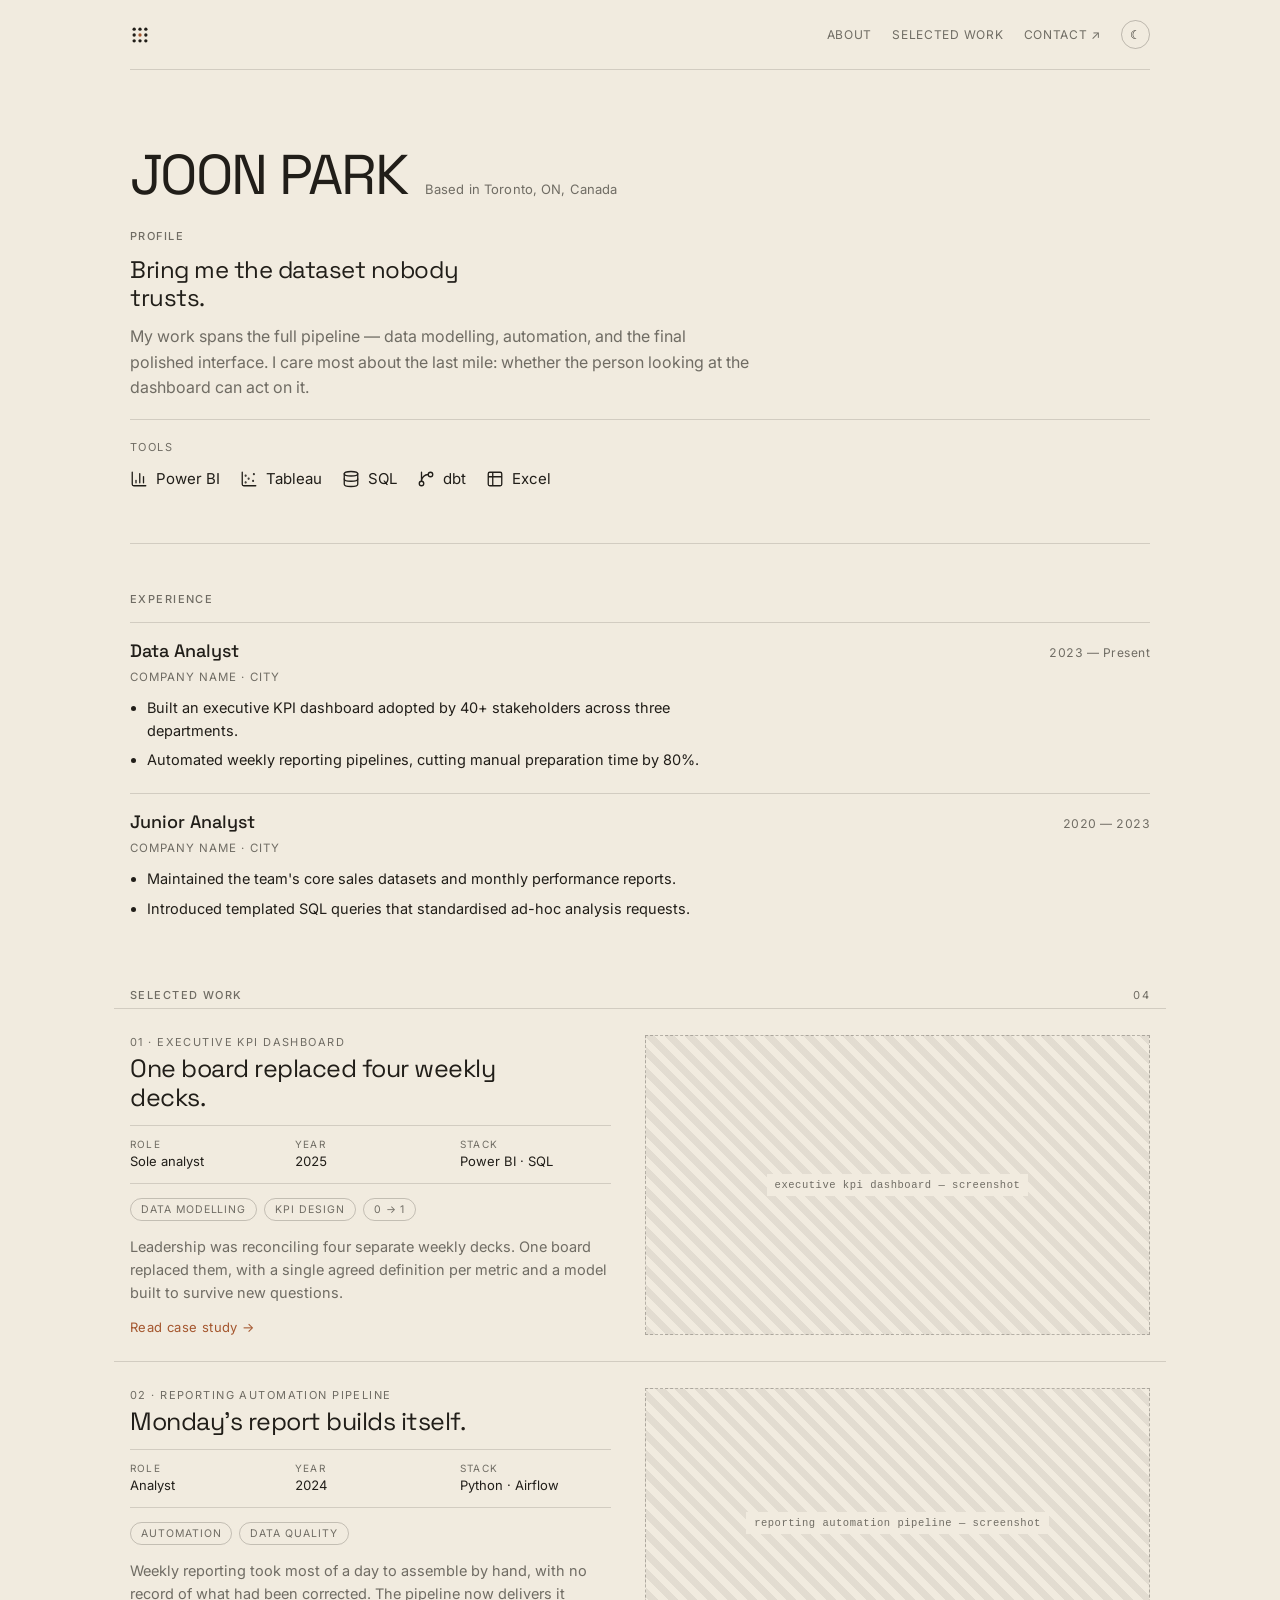
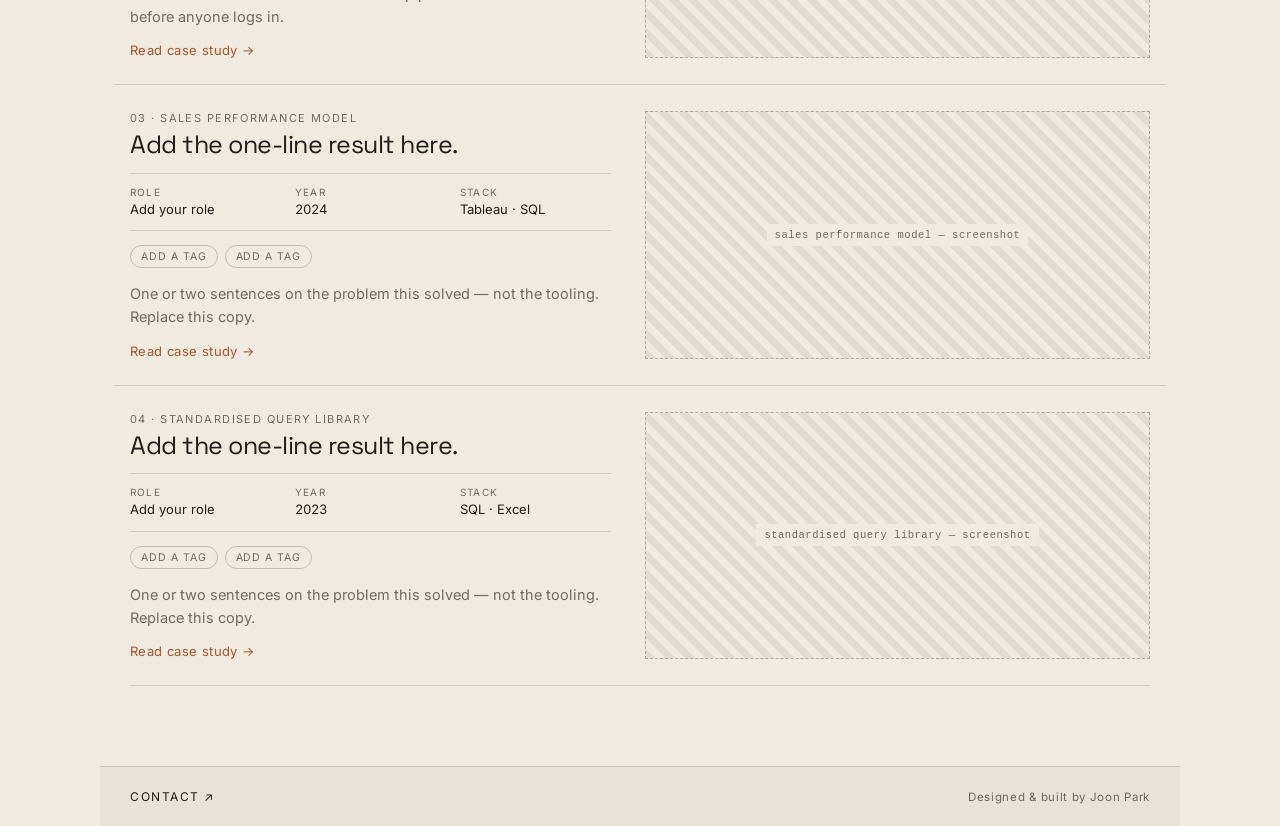
<file: index.html>
<!DOCTYPE html>
<html lang="en">

<head>
  <meta charset="UTF-8">
  <meta name="viewport" content="width=device-width, initial-scale=1.0">
  <title>Joon Park</title>
  <meta name="description" content="Joon Park — Portfolio, analytics work.">
  <link rel="icon"
    href="data:image/svg+xml,%3Csvg xmlns='http://www.w3.org/2000/svg' width='64' height='64'%3E%3Crect width='64' height='64' fill='%23f1ebdf'/%3E%3Crect x='9' y='9' width='46' height='46' fill='none' stroke='%23211e19' stroke-width='2'/%3E%3Crect x='22' y='22' width='20' height='20' fill='%23a4562e'/%3E%3C/svg%3E">
  <link rel="preconnect" href="https://fonts.googleapis.com">
  <link rel="preconnect" href="https://fonts.gstatic.com" crossorigin>
  <link
    href="https://fonts.googleapis.com/css2?family=Space+Grotesk:wght@400;500&family=Inter:wght@400;500&display=swap"
    rel="stylesheet">
  <link rel="stylesheet" href="css/style.css?v=24">
  <!-- Runs before first paint so the stored theme never flashes. -->
  <script>
    (function () {
      var t = null;
      try { t = localStorage.getItem("jpp-theme"); } catch (e) { }
      if (!t) {
        t = window.matchMedia && window.matchMedia("(prefers-color-scheme: dark)").matches
          ? "dark" : "light";
      }
      document.documentElement.setAttribute("data-th", t);
    })();
  </script>
</head>

<body>

  <a class="skip" href="#main">Skip to content</a>

  <div class="wrap">

    <header class="site-head bound">
      <a class="brand" href="index.html" aria-label="Joon Park — home">
        <!-- 3x3 dot grid. Dots inherit the ink via currentColor so the mark
             themes itself; the centre dot picks up the terracotta accent. -->
        <svg viewBox="0 0 24 24" aria-hidden="true">
          <circle cx="5" cy="5" r="2" /> <circle cx="12" cy="5" r="2" /> <circle cx="19" cy="5" r="2" />
          <circle cx="5" cy="12" r="2" /> <circle class="brand-core" cx="12" cy="12" r="2" /> <circle cx="19" cy="12" r="2" />
          <circle cx="5" cy="19" r="2" /> <circle cx="12" cy="19" r="2" /> <circle cx="19" cy="19" r="2" />
        </svg>
      </a>
      <nav class="site-nav">
        <a class="nav-link" href="#about">About</a>
        <a class="nav-link" href="#work">Selected Work</a>
        <a class="nav-link mail" href="#contact" data-u="jppk.park" data-d="gmail.com">Contact&nbsp;&#8599;</a>
        <button class="theme-toggle" id="themeToggle" type="button" aria-label="Switch to dark theme"
          title="Switch to dark theme">&#9790;</button>
      </nav>
    </header>

    <main id="main" class="bound">

      <!-- ============ HERO ============ -->
      <section class="hero">
        <div class="hero-stack">
          <div class="hero-id">
            <h1 class="hero-name">Joon&nbsp;Park</h1>
            <p class="hero-loc">Based in Toronto, ON, Canada</p>
          </div>

          <div class="profile">
            <h2 class="label">Profile</h2>
            <p class="statement">Bring me the dataset nobody trusts.</p>
            <p class="para">My work spans the full pipeline &mdash; data modelling, automation, and
              the final polished interface. I care most about the last mile: whether the person
              looking at the dashboard can act on it.</p>

            <div class="meta-block">
              <span class="eyebrow">Tools</span>
              <!-- Icons: Lucide (ISC). Each keeps stroke="currentColor" so it
                 renders in ink and follows the light/dark theme. -->
              <div class="tools">
                <span class="tool">
                  <svg viewBox="0 0 24 24" fill="none" stroke="currentColor" stroke-linecap="round"
                    stroke-linejoin="round" aria-hidden="true">
                    <path d="M3 3v16a2 2 0 0 0 2 2h16" />
                    <path d="M18 17V9" />
                    <path d="M13 17V5" />
                    <path d="M8 17v-3" />
                  </svg>Power BI</span>

                <span class="tool">
                  <svg viewBox="0 0 24 24" fill="none" stroke="currentColor" stroke-linecap="round"
                    stroke-linejoin="round" aria-hidden="true">
                    <circle cx="7.5" cy="7.5" r=".5" fill="currentColor" />
                    <circle cx="18.5" cy="5.5" r=".5" fill="currentColor" />
                    <circle cx="11.5" cy="11.5" r=".5" fill="currentColor" />
                    <circle cx="7.5" cy="16.5" r=".5" fill="currentColor" />
                    <circle cx="17.5" cy="14.5" r=".5" fill="currentColor" />
                    <path d="M3 3v16a2 2 0 0 0 2 2h16" />
                  </svg>Tableau</span>

                <span class="tool">
                  <svg viewBox="0 0 24 24" fill="none" stroke="currentColor" stroke-linecap="round"
                    stroke-linejoin="round" aria-hidden="true">
                    <ellipse cx="12" cy="5" rx="9" ry="3" />
                    <path d="M3 5V19A9 3 0 0 0 21 19V5" />
                    <path d="M3 12A9 3 0 0 0 21 12" />
                  </svg>SQL</span>

                <span class="tool">
                  <svg viewBox="0 0 24 24" fill="none" stroke="currentColor" stroke-linecap="round"
                    stroke-linejoin="round" aria-hidden="true">
                    <path d="M15 6a9 9 0 0 0-9 9V3" />
                    <circle cx="18" cy="6" r="3" />
                    <circle cx="6" cy="18" r="3" />
                  </svg>dbt</span>

                <span class="tool">
                  <svg viewBox="0 0 24 24" fill="none" stroke="currentColor" stroke-linecap="round"
                    stroke-linejoin="round" aria-hidden="true">
                    <path
                      d="M9 3H5a2 2 0 0 0-2 2v4m6-6h10a2 2 0 0 1 2 2v4M9 3v18m0 0h10a2 2 0 0 0 2-2V9M9 21H5a2 2 0 0 1-2-2V9m0 0h18" />
                  </svg>Excel</span>
              </div>
            </div>
          </div>
        </div>
      </section>

      <!-- ============ ABOUT / EXPERIENCE ============ -->
      <section class="about" id="about">
        <div class="about-stack">
          <h2 class="label">Experience</h2>

          <div class="roles">
            <div class="role">
              <div class="role-head">
                <h3 class="role-title">Data Analyst</h3>
                <span class="role-dates num">2023 &mdash; Present</span>
              </div>
              <p class="role-org">Company Name &middot; City</p>
              <ul class="role-list">
                <li>Built an executive KPI dashboard adopted by 40+ stakeholders across three departments.</li>
                <li>Automated weekly reporting pipelines, cutting manual preparation time by 80%.</li>
              </ul>
            </div>

            <div class="role">
              <div class="role-head">
                <h3 class="role-title">Junior Analyst</h3>
                <span class="role-dates num">2020 &mdash; 2023</span>
              </div>
              <p class="role-org">Company Name &middot; City</p>
              <ul class="role-list">
                <li>Maintained the team's core sales datasets and monthly performance reports.</li>
                <li>Introduced templated SQL queries that standardised ad-hoc analysis requests.</li>
              </ul>
            </div>
          </div>
        </div>
      </section>

      <!-- ============ SELECTED WORK ============ -->
      <section class="work-sec" id="work">
        <div class="sec-head">
          <h2 class="label">Selected Work</h2>
          <span class="sec-count num">04</span>
        </div>

        <a class="work" href="work/kpi-dashboard.html">
          <div class="work-grid">
            <div class="ph ph-shot">
              <span class="chip">executive kpi dashboard &mdash; screenshot</span>
            </div>
            <div class="work-text">
              <div class="work-head">
                <span class="eyebrow">01 &middot; Executive KPI dashboard</span>
                <span class="work-headline">One board replaced four weekly decks.</span>
              </div>
              <div class="facts3">
                <div class="fact"><span class="fact-k">Role</span><span class="fact-v">Sole analyst</span></div>
                <div class="fact"><span class="fact-k">Year</span><span class="fact-v num">2025</span></div>
                <div class="fact"><span class="fact-k">Stack</span><span class="fact-v">Power BI &middot; SQL</span>
                </div>
              </div>
              <div class="tags">
                <span class="tag">Data modelling</span>
                <span class="tag">KPI design</span>
                <span class="tag">0 &rarr; 1</span>
              </div>
              <p class="work-blurb">Leadership was reconciling four separate weekly decks. One board
                replaced them, with a single agreed definition per metric and a model built to
                survive new questions.</p>
              <span class="work-cta">Read case study&nbsp;<i class="arrow">&#8594;</i></span>
            </div>
          </div>
        </a>

        <a class="work" href="work/reporting-automation.html">
          <div class="work-grid">
            <div class="ph ph-shot">
              <span class="chip">reporting automation pipeline &mdash; screenshot</span>
            </div>
            <div class="work-text">
              <div class="work-head">
                <span class="eyebrow">02 &middot; Reporting automation pipeline</span>
                <span class="work-headline">Monday's report builds itself.</span>
              </div>
              <div class="facts3">
                <div class="fact"><span class="fact-k">Role</span><span class="fact-v">Analyst</span></div>
                <div class="fact"><span class="fact-k">Year</span><span class="fact-v num">2024</span></div>
                <div class="fact"><span class="fact-k">Stack</span><span class="fact-v">Python &middot; Airflow</span>
                </div>
              </div>
              <div class="tags">
                <span class="tag">Automation</span>
                <span class="tag">Data quality</span>
              </div>
              <p class="work-blurb">Weekly reporting took most of a day to assemble by hand, with no
                record of what had been corrected. The pipeline now delivers it before anyone logs in.</p>
              <span class="work-cta">Read case study&nbsp;<i class="arrow">&#8594;</i></span>
            </div>
          </div>
        </a>

        <a class="work" href="work/sales-performance.html">
          <div class="work-grid">
            <div class="ph ph-shot">
              <span class="chip">sales performance model &mdash; screenshot</span>
            </div>
            <div class="work-text">
              <div class="work-head">
                <span class="eyebrow">03 &middot; Sales performance model</span>
                <span class="work-headline">Add the one-line result here.</span>
              </div>
              <div class="facts3">
                <div class="fact"><span class="fact-k">Role</span><span class="fact-v">Add your role</span></div>
                <div class="fact"><span class="fact-k">Year</span><span class="fact-v num">2024</span></div>
                <div class="fact"><span class="fact-k">Stack</span><span class="fact-v">Tableau &middot; SQL</span>
                </div>
              </div>
              <div class="tags">
                <span class="tag">Add a tag</span>
                <span class="tag">Add a tag</span>
              </div>
              <p class="work-blurb">One or two sentences on the problem this solved &mdash; not the
                tooling. Replace this copy.</p>
              <span class="work-cta">Read case study&nbsp;<i class="arrow">&#8594;</i></span>
            </div>
          </div>
        </a>

        <a class="work" href="work/query-library.html">
          <div class="work-grid">
            <div class="ph ph-shot">
              <span class="chip">standardised query library &mdash; screenshot</span>
            </div>
            <div class="work-text">
              <div class="work-head">
                <span class="eyebrow">04 &middot; Standardised query library</span>
                <span class="work-headline">Add the one-line result here.</span>
              </div>
              <div class="facts3">
                <div class="fact"><span class="fact-k">Role</span><span class="fact-v">Add your role</span></div>
                <div class="fact"><span class="fact-k">Year</span><span class="fact-v num">2023</span></div>
                <div class="fact"><span class="fact-k">Stack</span><span class="fact-v">SQL &middot; Excel</span></div>
              </div>
              <div class="tags">
                <span class="tag">Add a tag</span>
                <span class="tag">Add a tag</span>
              </div>
              <p class="work-blurb">One or two sentences on the problem this solved &mdash; not the
                tooling. Replace this copy.</p>
              <span class="work-cta">Read case study&nbsp;<i class="arrow">&#8594;</i></span>
            </div>
          </div>
        </a>

        <div class="work-end"></div>
      </section>

      <!-- ============ CONTACT ============ -->
      <section class="panel panel-thin" id="contact">
        <div class="panel-inner">
          <!-- The address is never written out. js/main.js builds the mailto
               from the split data-u / data-d attributes when the page loads. -->
          <div class="contact-row">
            <a class="contact-cta mail" href="#contact"
               data-u="jppk.park" data-d="gmail.com">Contact&nbsp;&#8599;</a>
            <span class="credit">Designed &amp; built by Joon Park</span>
          </div>

          <noscript>
            <p class="para">Email me at jppk.park (at) gmail (dot) com</p>
          </noscript>
        </div>
      </section>

    </main>

  </div>

  <script src="js/main.js?v=24"></script>
</body>

</html>
</file>
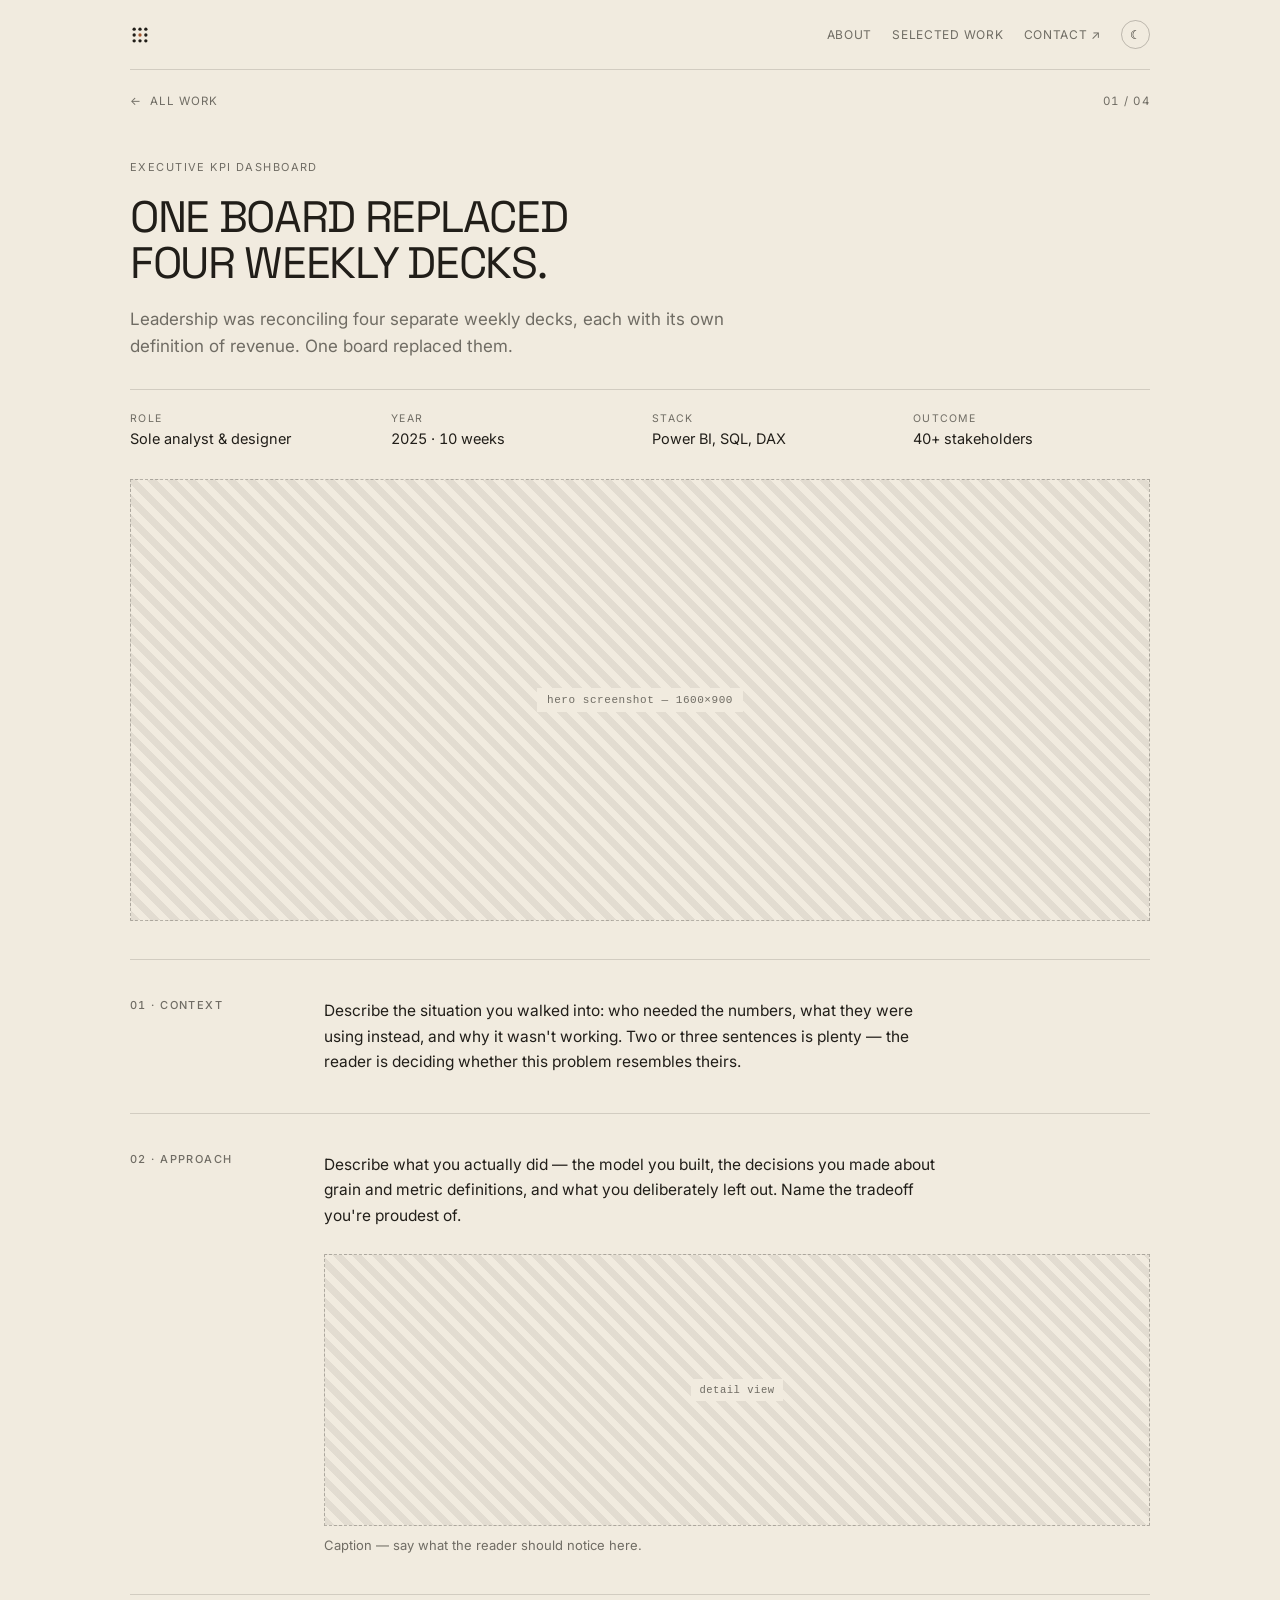
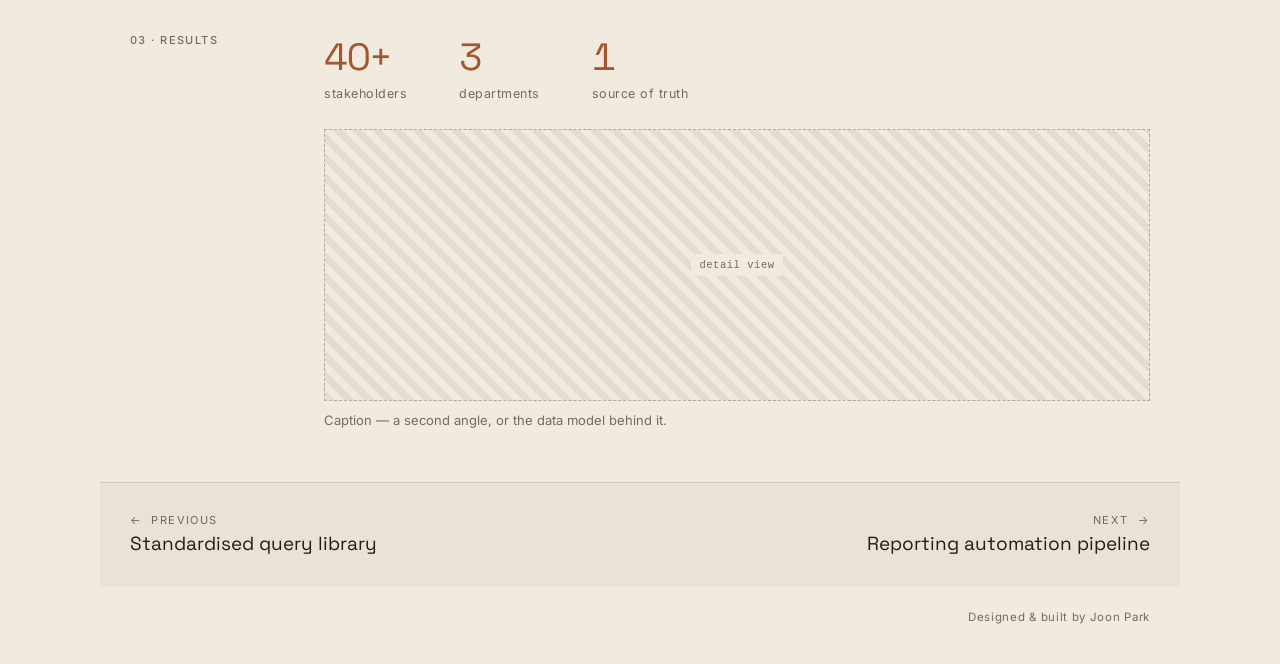
<file: work/kpi-dashboard.html>
<!DOCTYPE html>
<html lang="en">
<head>
  <meta charset="UTF-8">
  <meta name="viewport" content="width=device-width, initial-scale=1.0">
  <title>Executive KPI dashboard — Joon Park</title>
  <meta name="description" content="One board replaced four weekly decks — an executive KPI dashboard built in Power BI.">
  <link rel="icon" href="data:image/svg+xml,%3Csvg xmlns='http://www.w3.org/2000/svg' width='64' height='64'%3E%3Crect width='64' height='64' fill='%23f1ebdf'/%3E%3Crect x='9' y='9' width='46' height='46' fill='none' stroke='%23211e19' stroke-width='2'/%3E%3Crect x='22' y='22' width='20' height='20' fill='%23a4562e'/%3E%3C/svg%3E">
  <link rel="preconnect" href="https://fonts.googleapis.com">
  <link rel="preconnect" href="https://fonts.gstatic.com" crossorigin>
  <link href="https://fonts.googleapis.com/css2?family=Space+Grotesk:wght@400;500&family=Inter:wght@400;500&display=swap" rel="stylesheet">
  <link rel="stylesheet" href="../css/style.css?v=24">
  <script>
    (function () {
      var t = null;
      try { t = localStorage.getItem("jpp-theme"); } catch (e) {}
      if (!t) {
        t = window.matchMedia && window.matchMedia("(prefers-color-scheme: dark)").matches
          ? "dark" : "light";
      }
      document.documentElement.setAttribute("data-th", t);
    })();
  </script>
</head>
<body>

<a class="skip" href="#main">Skip to content</a>

<div class="wrap">

  <header class="site-head bound">
    <a class="brand" href="../index.html" aria-label="Joon Park — home">
      <!-- 3x3 dot grid. Dots inherit the ink via currentColor so the mark
           themes itself; the centre dot picks up the terracotta accent. -->
      <svg viewBox="0 0 24 24" aria-hidden="true">
        <circle cx="5" cy="5" r="2" /> <circle cx="12" cy="5" r="2" /> <circle cx="19" cy="5" r="2" />
        <circle cx="5" cy="12" r="2" /> <circle class="brand-core" cx="12" cy="12" r="2" /> <circle cx="19" cy="12" r="2" />
        <circle cx="5" cy="19" r="2" /> <circle cx="12" cy="19" r="2" /> <circle cx="19" cy="19" r="2" />
      </svg>
    </a>
    <nav class="site-nav">
      <a class="nav-link" href="../index.html#about">About</a>
      <a class="nav-link" href="../index.html#work">Selected Work</a>
      <a class="nav-link mail" href="../index.html#contact" data-u="jppk.park" data-d="gmail.com">Contact&nbsp;&#8599;</a>
      <button class="theme-toggle" id="themeToggle" type="button"
              aria-label="Switch to dark theme" title="Switch to dark theme">&#9790;</button>
    </nav>
  </header>

  <main id="main" class="bound">
    <article>

      <div class="cs-top">
        <a class="cs-back" href="../index.html#work">&#8592;&nbsp; All work</a>
        <span class="cs-counter num">01 / 04</span>
      </div>

      <header class="cs-head">
        <span class="eyebrow">Executive KPI dashboard</span>
        <h1 class="cs-title">One board replaced four weekly decks.</h1>
        <p class="cs-lede">Leadership was reconciling four separate weekly decks, each with its own
          definition of revenue. One board replaced them.</p>
      </header>

      <div class="facts4">
        <div class="fact"><span class="fact-k">Role</span><span class="fact-v num">Sole analyst &amp; designer</span></div>
        <div class="fact"><span class="fact-k">Year</span><span class="fact-v num">2025 &middot; 10 weeks</span></div>
        <div class="fact"><span class="fact-k">Stack</span><span class="fact-v num">Power BI, SQL, DAX</span></div>
        <div class="fact"><span class="fact-k">Outcome</span><span class="fact-v num">40+ stakeholders</span></div>
      </div>

      <div class="ph ph-hero">
        <span class="chip">hero screenshot &mdash; 1600&times;900</span>
      </div>

      <section class="cs-row">
        <h2 class="label num">01 &middot; Context</h2>
        <p class="cs-para">Describe the situation you walked into: who needed the numbers, what they
          were using instead, and why it wasn't working. Two or three sentences is plenty &mdash;
          the reader is deciding whether this problem resembles theirs.</p>
      </section>

      <section class="cs-row">
        <h2 class="label num">02 &middot; Approach</h2>
        <div class="cs-body">
          <p class="cs-para">Describe what you actually did &mdash; the model you built, the
            decisions you made about grain and metric definitions, and what you deliberately left
            out. Name the tradeoff you're proudest of.</p>
          <figure class="figure">
            <div class="ph ph-detail"><span class="chip">detail view</span></div>
            <figcaption>Caption &mdash; say what the reader should notice here.</figcaption>
          </figure>
        </div>
      </section>

      <section class="cs-row">
        <h2 class="label num">03 &middot; Results</h2>
        <div class="cs-results">
          <div class="stats">
            <div class="stat"><span class="stat-n num">40+</span><span class="stat-k">stakeholders</span></div>
            <div class="stat"><span class="stat-n num">3</span><span class="stat-k">departments</span></div>
            <div class="stat"><span class="stat-n num">1</span><span class="stat-k">source of truth</span></div>
          </div>
          <figure class="figure">
            <div class="ph ph-detail"><span class="chip">detail view</span></div>
            <figcaption>Caption &mdash; a second angle, or the data model behind it.</figcaption>
          </figure>
        </div>
      </section>

      <nav class="panel cs-nav">
        <div class="panel-inner">
          <a class="cs-step" href="query-library.html">
            <span class="eyebrow">&#8592;&nbsp; Previous</span>
            <span class="cs-step-title">Standardised query library</span>
          </a>
          <a class="cs-step cs-step-next" href="reporting-automation.html">
            <span class="eyebrow">Next&nbsp; &#8594;</span>
            <span class="cs-step-title">Reporting automation pipeline</span>
          </a>
        </div>
      </nav>

    </article>
  </main>

  <footer class="site-foot bound">
    <span>Designed &amp; built by Joon Park</span>
  </footer>

</div>

<script src="../js/main.js?v=24"></script>
</body>
</html>
</file>
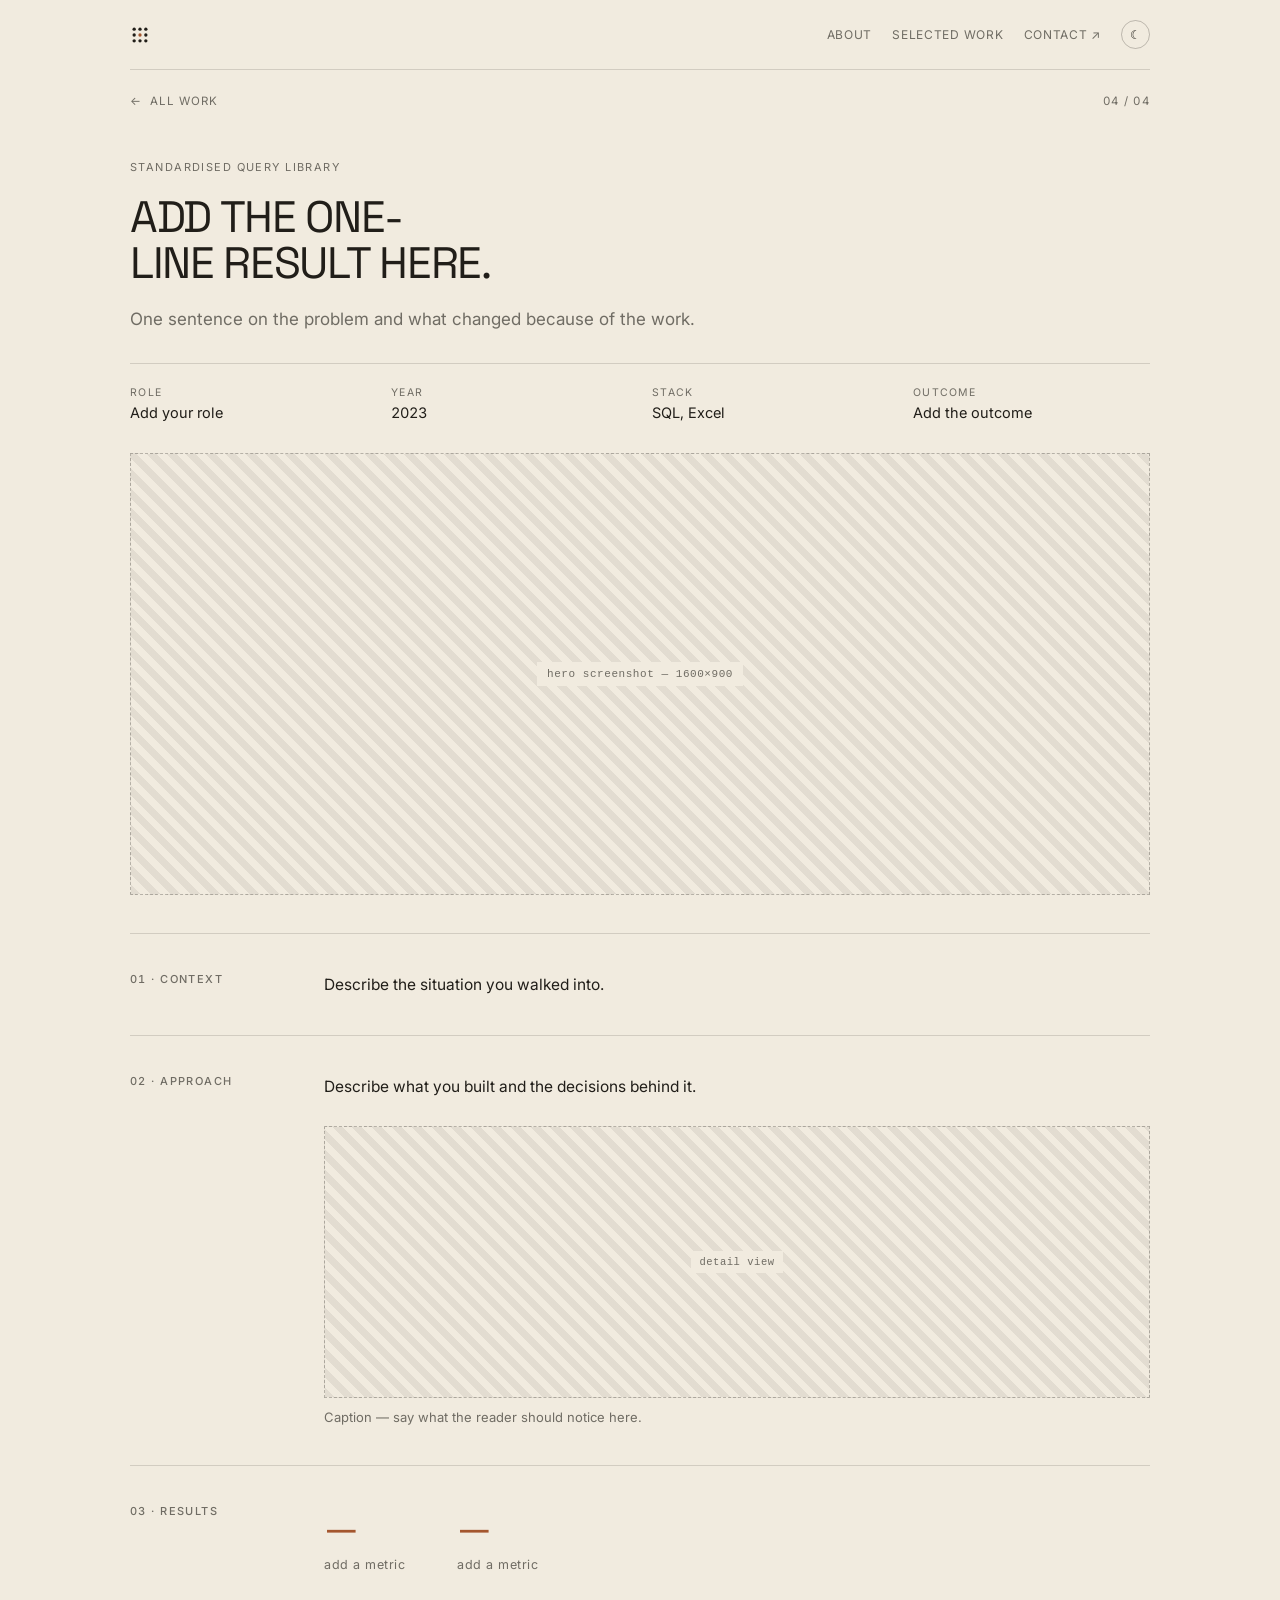
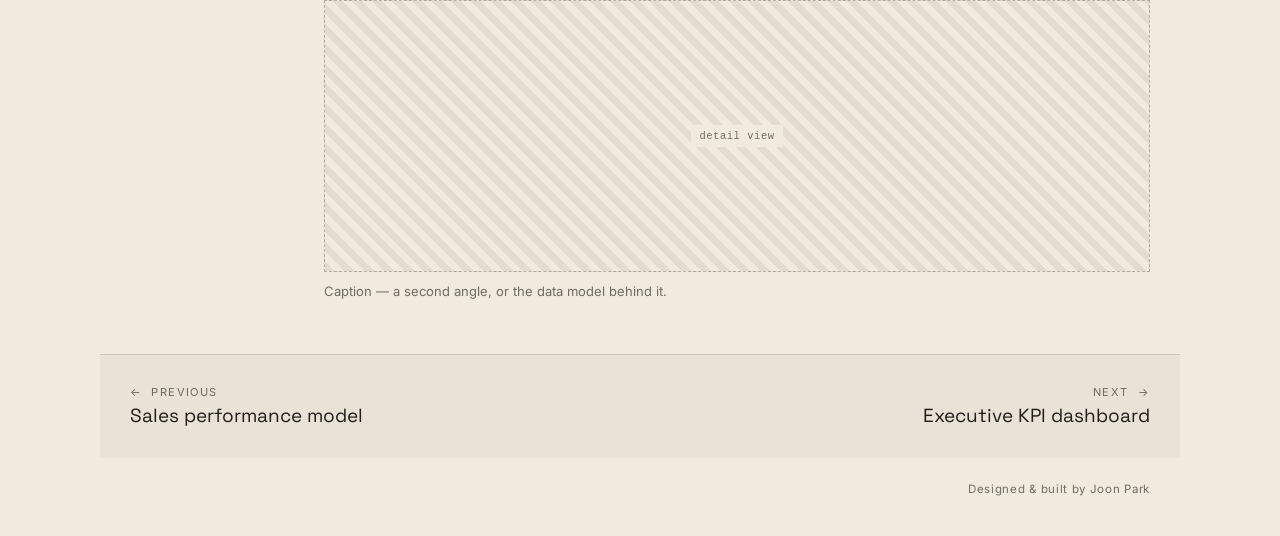
<file: work/query-library.html>
<!DOCTYPE html>
<html lang="en">
<head>
  <meta charset="UTF-8">
  <meta name="viewport" content="width=device-width, initial-scale=1.0">
  <title>Standardised query library — Joon Park</title>
  <meta name="description" content="Standardised query library — case study.">
  <link rel="icon" href="data:image/svg+xml,%3Csvg xmlns='http://www.w3.org/2000/svg' width='64' height='64'%3E%3Crect width='64' height='64' fill='%23f1ebdf'/%3E%3Crect x='9' y='9' width='46' height='46' fill='none' stroke='%23211e19' stroke-width='2'/%3E%3Crect x='22' y='22' width='20' height='20' fill='%23a4562e'/%3E%3C/svg%3E">
  <link rel="preconnect" href="https://fonts.googleapis.com">
  <link rel="preconnect" href="https://fonts.gstatic.com" crossorigin>
  <link href="https://fonts.googleapis.com/css2?family=Space+Grotesk:wght@400;500&family=Inter:wght@400;500&display=swap" rel="stylesheet">
  <link rel="stylesheet" href="../css/style.css?v=24">
  <script>
    (function () {
      var t = null;
      try { t = localStorage.getItem("jpp-theme"); } catch (e) {}
      if (!t) {
        t = window.matchMedia && window.matchMedia("(prefers-color-scheme: dark)").matches
          ? "dark" : "light";
      }
      document.documentElement.setAttribute("data-th", t);
    })();
  </script>
</head>
<body>

<a class="skip" href="#main">Skip to content</a>

<div class="wrap">

  <header class="site-head bound">
    <a class="brand" href="../index.html" aria-label="Joon Park — home">
      <!-- 3x3 dot grid. Dots inherit the ink via currentColor so the mark
           themes itself; the centre dot picks up the terracotta accent. -->
      <svg viewBox="0 0 24 24" aria-hidden="true">
        <circle cx="5" cy="5" r="2" /> <circle cx="12" cy="5" r="2" /> <circle cx="19" cy="5" r="2" />
        <circle cx="5" cy="12" r="2" /> <circle class="brand-core" cx="12" cy="12" r="2" /> <circle cx="19" cy="12" r="2" />
        <circle cx="5" cy="19" r="2" /> <circle cx="12" cy="19" r="2" /> <circle cx="19" cy="19" r="2" />
      </svg>
    </a>
    <nav class="site-nav">
      <a class="nav-link" href="../index.html#about">About</a>
      <a class="nav-link" href="../index.html#work">Selected Work</a>
      <a class="nav-link mail" href="../index.html#contact" data-u="jppk.park" data-d="gmail.com">Contact&nbsp;&#8599;</a>
      <button class="theme-toggle" id="themeToggle" type="button"
              aria-label="Switch to dark theme" title="Switch to dark theme">&#9790;</button>
    </nav>
  </header>

  <main id="main" class="bound">
    <article>

      <div class="cs-top">
        <a class="cs-back" href="../index.html#work">&#8592;&nbsp; All work</a>
        <span class="cs-counter num">04 / 04</span>
      </div>

      <header class="cs-head">
        <span class="eyebrow">Standardised query library</span>
        <h1 class="cs-title">Add the one-line result here.</h1>
        <p class="cs-lede">One sentence on the problem and what changed because of the work.</p>
      </header>

      <div class="facts4">
        <div class="fact"><span class="fact-k">Role</span><span class="fact-v num">Add your role</span></div>
        <div class="fact"><span class="fact-k">Year</span><span class="fact-v num">2023</span></div>
        <div class="fact"><span class="fact-k">Stack</span><span class="fact-v num">SQL, Excel</span></div>
        <div class="fact"><span class="fact-k">Outcome</span><span class="fact-v num">Add the outcome</span></div>
      </div>

      <div class="ph ph-hero">
        <span class="chip">hero screenshot &mdash; 1600&times;900</span>
      </div>

      <section class="cs-row">
        <h2 class="label num">01 &middot; Context</h2>
        <p class="cs-para">Describe the situation you walked into.</p>
      </section>

      <section class="cs-row">
        <h2 class="label num">02 &middot; Approach</h2>
        <div class="cs-body">
          <p class="cs-para">Describe what you built and the decisions behind it.</p>
          <figure class="figure">
            <div class="ph ph-detail"><span class="chip">detail view</span></div>
            <figcaption>Caption &mdash; say what the reader should notice here.</figcaption>
          </figure>
        </div>
      </section>

      <section class="cs-row">
        <h2 class="label num">03 &middot; Results</h2>
        <div class="cs-results">
          <div class="stats">
            <div class="stat"><span class="stat-n num">&mdash;</span><span class="stat-k">add a metric</span></div>
            <div class="stat"><span class="stat-n num">&mdash;</span><span class="stat-k">add a metric</span></div>
          </div>
          <figure class="figure">
            <div class="ph ph-detail"><span class="chip">detail view</span></div>
            <figcaption>Caption &mdash; a second angle, or the data model behind it.</figcaption>
          </figure>
        </div>
      </section>

      <nav class="panel cs-nav">
        <div class="panel-inner">
          <a class="cs-step" href="sales-performance.html">
            <span class="eyebrow">&#8592;&nbsp; Previous</span>
            <span class="cs-step-title">Sales performance model</span>
          </a>
          <a class="cs-step cs-step-next" href="kpi-dashboard.html">
            <span class="eyebrow">Next&nbsp; &#8594;</span>
            <span class="cs-step-title">Executive KPI dashboard</span>
          </a>
        </div>
      </nav>

    </article>
  </main>

  <footer class="site-foot bound">
    <span>Designed &amp; built by Joon Park</span>
  </footer>

</div>

<script src="../js/main.js?v=24"></script>
</body>
</html>
</file>
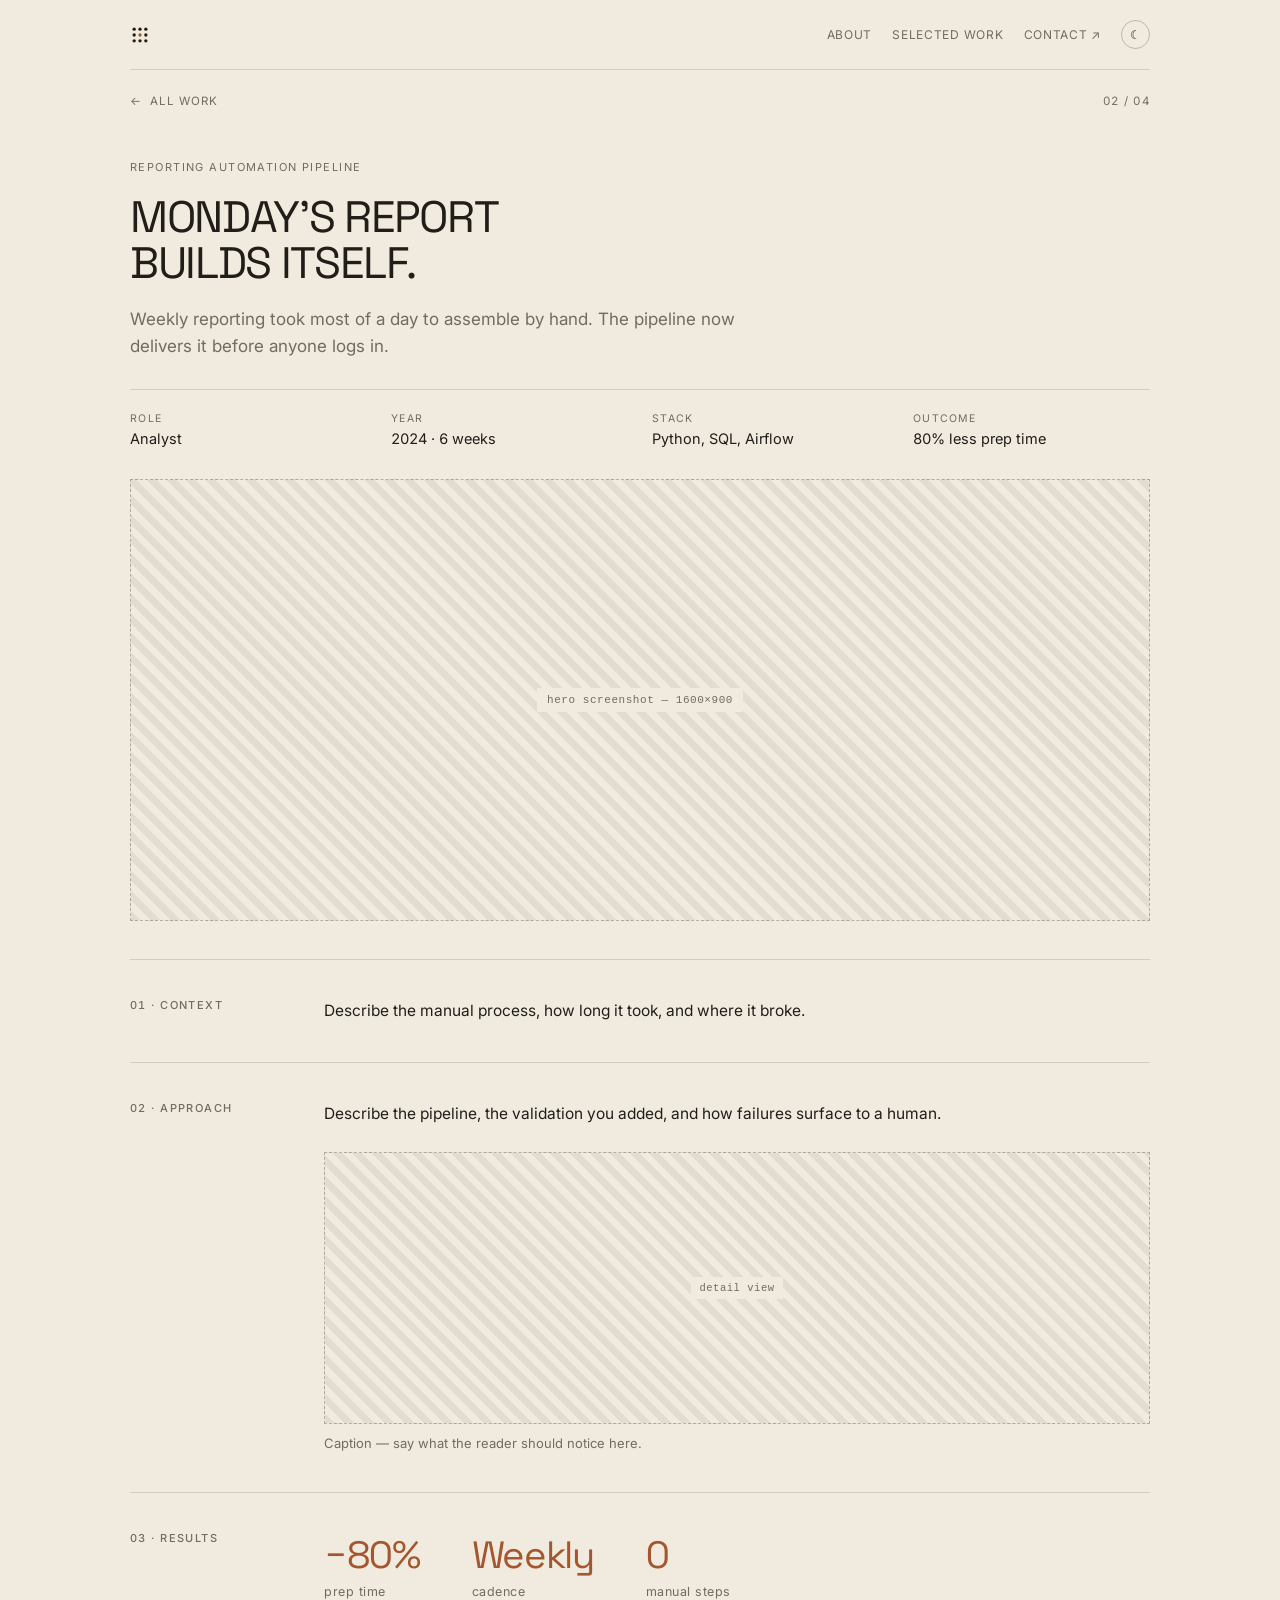
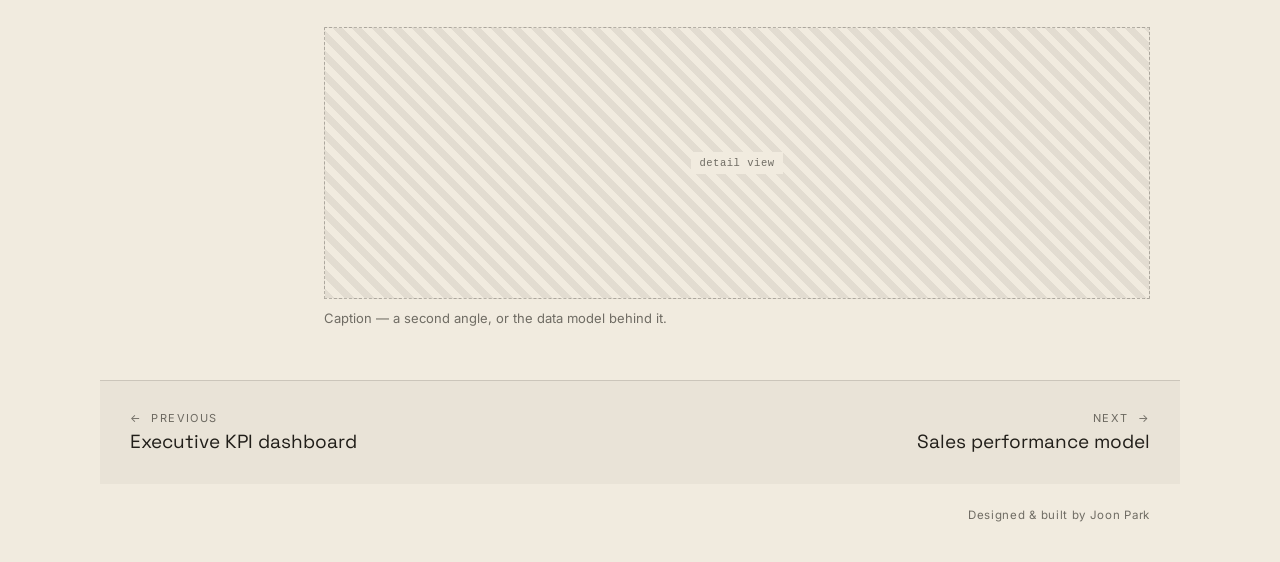
<file: work/reporting-automation.html>
<!DOCTYPE html>
<html lang="en">
<head>
  <meta charset="UTF-8">
  <meta name="viewport" content="width=device-width, initial-scale=1.0">
  <title>Reporting automation pipeline — Joon Park</title>
  <meta name="description" content="Monday's report builds itself — an automated weekly reporting pipeline in Python and Airflow.">
  <link rel="icon" href="data:image/svg+xml,%3Csvg xmlns='http://www.w3.org/2000/svg' width='64' height='64'%3E%3Crect width='64' height='64' fill='%23f1ebdf'/%3E%3Crect x='9' y='9' width='46' height='46' fill='none' stroke='%23211e19' stroke-width='2'/%3E%3Crect x='22' y='22' width='20' height='20' fill='%23a4562e'/%3E%3C/svg%3E">
  <link rel="preconnect" href="https://fonts.googleapis.com">
  <link rel="preconnect" href="https://fonts.gstatic.com" crossorigin>
  <link href="https://fonts.googleapis.com/css2?family=Space+Grotesk:wght@400;500&family=Inter:wght@400;500&display=swap" rel="stylesheet">
  <link rel="stylesheet" href="../css/style.css?v=24">
  <script>
    (function () {
      var t = null;
      try { t = localStorage.getItem("jpp-theme"); } catch (e) {}
      if (!t) {
        t = window.matchMedia && window.matchMedia("(prefers-color-scheme: dark)").matches
          ? "dark" : "light";
      }
      document.documentElement.setAttribute("data-th", t);
    })();
  </script>
</head>
<body>

<a class="skip" href="#main">Skip to content</a>

<div class="wrap">

  <header class="site-head bound">
    <a class="brand" href="../index.html" aria-label="Joon Park — home">
      <!-- 3x3 dot grid. Dots inherit the ink via currentColor so the mark
           themes itself; the centre dot picks up the terracotta accent. -->
      <svg viewBox="0 0 24 24" aria-hidden="true">
        <circle cx="5" cy="5" r="2" /> <circle cx="12" cy="5" r="2" /> <circle cx="19" cy="5" r="2" />
        <circle cx="5" cy="12" r="2" /> <circle class="brand-core" cx="12" cy="12" r="2" /> <circle cx="19" cy="12" r="2" />
        <circle cx="5" cy="19" r="2" /> <circle cx="12" cy="19" r="2" /> <circle cx="19" cy="19" r="2" />
      </svg>
    </a>
    <nav class="site-nav">
      <a class="nav-link" href="../index.html#about">About</a>
      <a class="nav-link" href="../index.html#work">Selected Work</a>
      <a class="nav-link mail" href="../index.html#contact" data-u="jppk.park" data-d="gmail.com">Contact&nbsp;&#8599;</a>
      <button class="theme-toggle" id="themeToggle" type="button"
              aria-label="Switch to dark theme" title="Switch to dark theme">&#9790;</button>
    </nav>
  </header>

  <main id="main" class="bound">
    <article>

      <div class="cs-top">
        <a class="cs-back" href="../index.html#work">&#8592;&nbsp; All work</a>
        <span class="cs-counter num">02 / 04</span>
      </div>

      <header class="cs-head">
        <span class="eyebrow">Reporting automation pipeline</span>
        <h1 class="cs-title">Monday's report builds itself.</h1>
        <p class="cs-lede">Weekly reporting took most of a day to assemble by hand. The pipeline now
          delivers it before anyone logs in.</p>
      </header>

      <div class="facts4">
        <div class="fact"><span class="fact-k">Role</span><span class="fact-v num">Analyst</span></div>
        <div class="fact"><span class="fact-k">Year</span><span class="fact-v num">2024 &middot; 6 weeks</span></div>
        <div class="fact"><span class="fact-k">Stack</span><span class="fact-v num">Python, SQL, Airflow</span></div>
        <div class="fact"><span class="fact-k">Outcome</span><span class="fact-v num">80% less prep time</span></div>
      </div>

      <div class="ph ph-hero">
        <span class="chip">hero screenshot &mdash; 1600&times;900</span>
      </div>

      <section class="cs-row">
        <h2 class="label num">01 &middot; Context</h2>
        <p class="cs-para">Describe the manual process, how long it took, and where it broke.</p>
      </section>

      <section class="cs-row">
        <h2 class="label num">02 &middot; Approach</h2>
        <div class="cs-body">
          <p class="cs-para">Describe the pipeline, the validation you added, and how failures
            surface to a human.</p>
          <figure class="figure">
            <div class="ph ph-detail"><span class="chip">detail view</span></div>
            <figcaption>Caption &mdash; say what the reader should notice here.</figcaption>
          </figure>
        </div>
      </section>

      <section class="cs-row">
        <h2 class="label num">03 &middot; Results</h2>
        <div class="cs-results">
          <div class="stats">
            <div class="stat"><span class="stat-n num">&minus;80%</span><span class="stat-k">prep time</span></div>
            <div class="stat"><span class="stat-n num">Weekly</span><span class="stat-k">cadence</span></div>
            <div class="stat"><span class="stat-n num">0</span><span class="stat-k">manual steps</span></div>
          </div>
          <figure class="figure">
            <div class="ph ph-detail"><span class="chip">detail view</span></div>
            <figcaption>Caption &mdash; a second angle, or the data model behind it.</figcaption>
          </figure>
        </div>
      </section>

      <nav class="panel cs-nav">
        <div class="panel-inner">
          <a class="cs-step" href="kpi-dashboard.html">
            <span class="eyebrow">&#8592;&nbsp; Previous</span>
            <span class="cs-step-title">Executive KPI dashboard</span>
          </a>
          <a class="cs-step cs-step-next" href="sales-performance.html">
            <span class="eyebrow">Next&nbsp; &#8594;</span>
            <span class="cs-step-title">Sales performance model</span>
          </a>
        </div>
      </nav>

    </article>
  </main>

  <footer class="site-foot bound">
    <span>Designed &amp; built by Joon Park</span>
  </footer>

</div>

<script src="../js/main.js?v=24"></script>
</body>
</html>
</file>
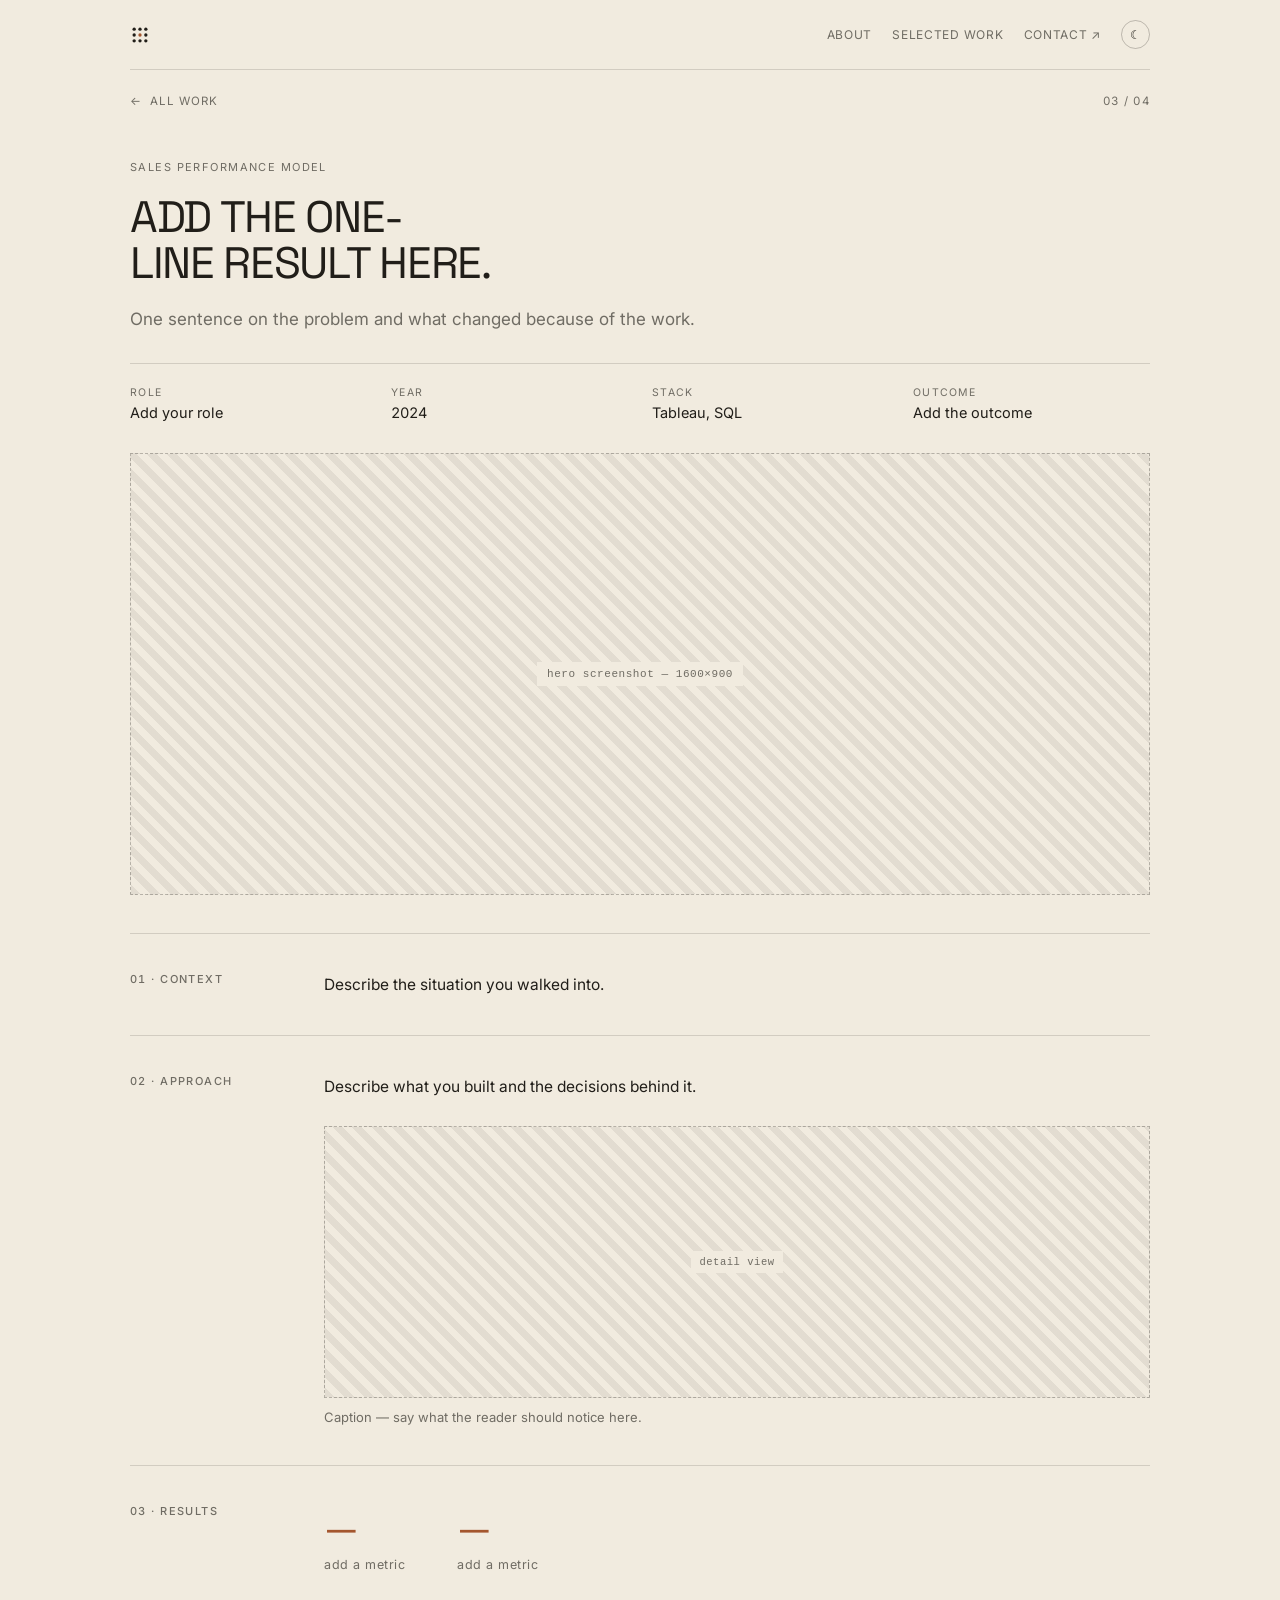
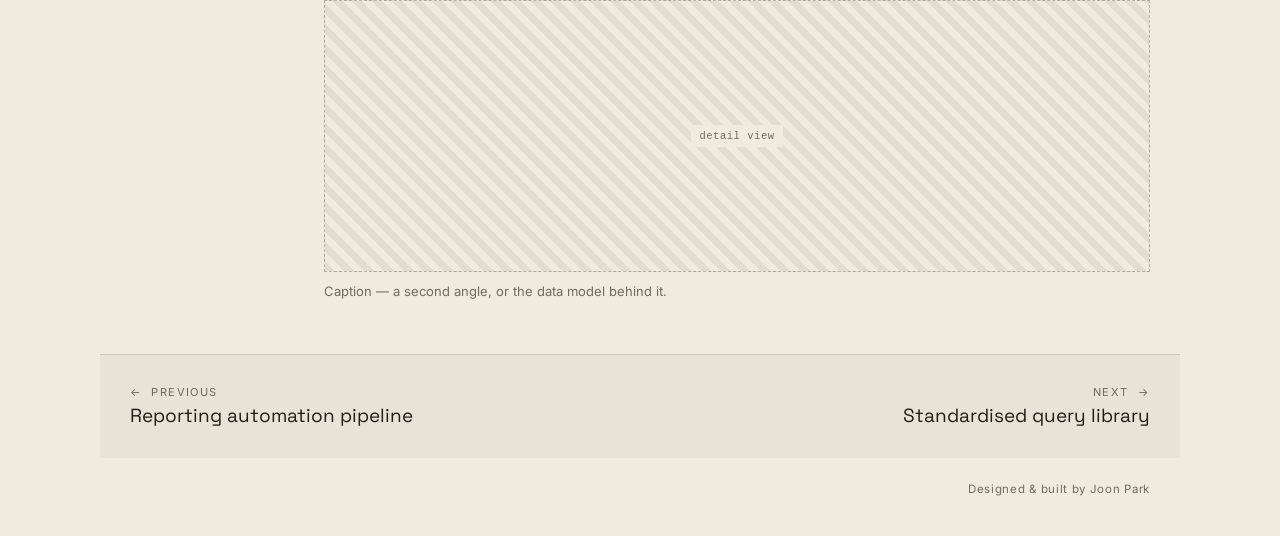
<file: work/sales-performance.html>
<!DOCTYPE html>
<html lang="en">
<head>
  <meta charset="UTF-8">
  <meta name="viewport" content="width=device-width, initial-scale=1.0">
  <title>Sales performance model — Joon Park</title>
  <meta name="description" content="Sales performance model — case study.">
  <link rel="icon" href="data:image/svg+xml,%3Csvg xmlns='http://www.w3.org/2000/svg' width='64' height='64'%3E%3Crect width='64' height='64' fill='%23f1ebdf'/%3E%3Crect x='9' y='9' width='46' height='46' fill='none' stroke='%23211e19' stroke-width='2'/%3E%3Crect x='22' y='22' width='20' height='20' fill='%23a4562e'/%3E%3C/svg%3E">
  <link rel="preconnect" href="https://fonts.googleapis.com">
  <link rel="preconnect" href="https://fonts.gstatic.com" crossorigin>
  <link href="https://fonts.googleapis.com/css2?family=Space+Grotesk:wght@400;500&family=Inter:wght@400;500&display=swap" rel="stylesheet">
  <link rel="stylesheet" href="../css/style.css?v=24">
  <script>
    (function () {
      var t = null;
      try { t = localStorage.getItem("jpp-theme"); } catch (e) {}
      if (!t) {
        t = window.matchMedia && window.matchMedia("(prefers-color-scheme: dark)").matches
          ? "dark" : "light";
      }
      document.documentElement.setAttribute("data-th", t);
    })();
  </script>
</head>
<body>

<a class="skip" href="#main">Skip to content</a>

<div class="wrap">

  <header class="site-head bound">
    <a class="brand" href="../index.html" aria-label="Joon Park — home">
      <!-- 3x3 dot grid. Dots inherit the ink via currentColor so the mark
           themes itself; the centre dot picks up the terracotta accent. -->
      <svg viewBox="0 0 24 24" aria-hidden="true">
        <circle cx="5" cy="5" r="2" /> <circle cx="12" cy="5" r="2" /> <circle cx="19" cy="5" r="2" />
        <circle cx="5" cy="12" r="2" /> <circle class="brand-core" cx="12" cy="12" r="2" /> <circle cx="19" cy="12" r="2" />
        <circle cx="5" cy="19" r="2" /> <circle cx="12" cy="19" r="2" /> <circle cx="19" cy="19" r="2" />
      </svg>
    </a>
    <nav class="site-nav">
      <a class="nav-link" href="../index.html#about">About</a>
      <a class="nav-link" href="../index.html#work">Selected Work</a>
      <a class="nav-link mail" href="../index.html#contact" data-u="jppk.park" data-d="gmail.com">Contact&nbsp;&#8599;</a>
      <button class="theme-toggle" id="themeToggle" type="button"
              aria-label="Switch to dark theme" title="Switch to dark theme">&#9790;</button>
    </nav>
  </header>

  <main id="main" class="bound">
    <article>

      <div class="cs-top">
        <a class="cs-back" href="../index.html#work">&#8592;&nbsp; All work</a>
        <span class="cs-counter num">03 / 04</span>
      </div>

      <header class="cs-head">
        <span class="eyebrow">Sales performance model</span>
        <h1 class="cs-title">Add the one-line result here.</h1>
        <p class="cs-lede">One sentence on the problem and what changed because of the work.</p>
      </header>

      <div class="facts4">
        <div class="fact"><span class="fact-k">Role</span><span class="fact-v num">Add your role</span></div>
        <div class="fact"><span class="fact-k">Year</span><span class="fact-v num">2024</span></div>
        <div class="fact"><span class="fact-k">Stack</span><span class="fact-v num">Tableau, SQL</span></div>
        <div class="fact"><span class="fact-k">Outcome</span><span class="fact-v num">Add the outcome</span></div>
      </div>

      <div class="ph ph-hero">
        <span class="chip">hero screenshot &mdash; 1600&times;900</span>
      </div>

      <section class="cs-row">
        <h2 class="label num">01 &middot; Context</h2>
        <p class="cs-para">Describe the situation you walked into.</p>
      </section>

      <section class="cs-row">
        <h2 class="label num">02 &middot; Approach</h2>
        <div class="cs-body">
          <p class="cs-para">Describe what you built and the decisions behind it.</p>
          <figure class="figure">
            <div class="ph ph-detail"><span class="chip">detail view</span></div>
            <figcaption>Caption &mdash; say what the reader should notice here.</figcaption>
          </figure>
        </div>
      </section>

      <section class="cs-row">
        <h2 class="label num">03 &middot; Results</h2>
        <div class="cs-results">
          <div class="stats">
            <div class="stat"><span class="stat-n num">&mdash;</span><span class="stat-k">add a metric</span></div>
            <div class="stat"><span class="stat-n num">&mdash;</span><span class="stat-k">add a metric</span></div>
          </div>
          <figure class="figure">
            <div class="ph ph-detail"><span class="chip">detail view</span></div>
            <figcaption>Caption &mdash; a second angle, or the data model behind it.</figcaption>
          </figure>
        </div>
      </section>

      <nav class="panel cs-nav">
        <div class="panel-inner">
          <a class="cs-step" href="reporting-automation.html">
            <span class="eyebrow">&#8592;&nbsp; Previous</span>
            <span class="cs-step-title">Reporting automation pipeline</span>
          </a>
          <a class="cs-step cs-step-next" href="query-library.html">
            <span class="eyebrow">Next&nbsp; &#8594;</span>
            <span class="cs-step-title">Standardised query library</span>
          </a>
        </div>
      </nav>

    </article>
  </main>

  <footer class="site-foot bound">
    <span>Designed &amp; built by Joon Park</span>
  </footer>

</div>

<script src="../js/main.js?v=24"></script>
</body>
</html>
</file>
<file: css/style.css>
/* ============================================================
   Joon Park — portfolio
   Editorial parchment. Hairlines only, no shadows.
   One breakpoint: 820px.
   ============================================================ */

/* ---------- design tokens ---------- */

:root {
  --bg:          #f1ebdf;
  --ink:         #211e19;
  --muted:       rgba(33, 30, 25, .62);
  --accent:      #a4562e;
  --panel:       rgba(33, 30, 25, .04);
  --hover:       rgba(33, 30, 25, .035);

  --hair:        rgba(33, 30, 25, .15);   /* rules and section dividers */
  --hair-strong: rgba(33, 30, 25, .25);   /* theme toggle */
  --hair-tag:    rgba(33, 30, 25, .22);   /* tag pills */
  --hair-dash:   rgba(33, 30, 25, .28);   /* image placeholders */

  --ph-fill:     rgba(33, 30, 25, .07);   /* placeholder hatching */
  --chip-bg:     #f1ebdf;                 /* label chip sitting on the hatching */

  --display: "Space Grotesk", system-ui, sans-serif;
  --body:    Inter, system-ui, sans-serif;
  --mono:    ui-monospace, Menlo, Consolas, monospace;

  color-scheme: light;
}

html[data-th="dark"] {
  --bg:          #16140f;
  --ink:         #ece5d6;
  --muted:       #9a9280;
  --accent:      #d1804f;
  --panel:       rgba(236, 229, 214, .045);
  --hover:       rgba(236, 229, 214, .045);

  --hair:        rgba(236, 229, 214, .18);
  --hair-strong: rgba(236, 229, 214, .28);
  --hair-tag:    rgba(236, 229, 214, .22);
  --hair-dash:   rgba(236, 229, 214, .26);

  --ph-fill:     rgba(236, 229, 214, .09);
  --chip-bg:     #16140f;

  color-scheme: dark;
}

/* Fallback for the no-JS case — the inline head script normally sets data-th
   before first paint, so this only applies when scripting is off. */
@media (prefers-color-scheme: dark) {
  html:not([data-th]) {
    --bg:          #16140f;
    --ink:         #ece5d6;
    --muted:       #9a9280;
    --accent:      #d1804f;
    --panel:       rgba(236, 229, 214, .045);
    --hover:       rgba(236, 229, 214, .045);
    --hair:        rgba(236, 229, 214, .18);
    --hair-strong: rgba(236, 229, 214, .28);
    --hair-tag:    rgba(236, 229, 214, .22);
    --hair-dash:   rgba(236, 229, 214, .26);
    --ph-fill:     rgba(236, 229, 214, .09);
    --chip-bg:     #16140f;
    color-scheme: dark;
  }
}

/* ---------- base ---------- */

html, body { margin: 0; padding: 0; }

body {
  background: var(--bg);
  color: var(--ink);
  font-family: var(--body);
  -webkit-font-smoothing: antialiased;
}

a { color: var(--ink); text-decoration: none; }
a:hover { color: var(--accent); }
:focus-visible { outline: 2px solid var(--accent); outline-offset: 3px; }
::selection { background: var(--accent); color: var(--bg); }

h1, h2, h3, p, ul, figure { margin: 0; }

.num { font-variant-numeric: tabular-nums; }

.skip {
  position: absolute; left: -9999px; top: 8px; z-index: 50;
  padding: 8px 14px; border-radius: 4px;
  background: var(--ink); color: var(--bg); font-size: 13px;
}
.skip:focus { left: 16px; color: var(--bg); }

/* ---------- shell ---------- */

.wrap  { min-height: 100vh; padding: 0 30px; }
.bound { max-width: 1020px; margin: 0 auto; }

/* ---------- header ---------- */

.site-head {
  display: flex; justify-content: space-between; align-items: center;
  gap: 18px; padding: 20px 0;
  border-bottom: 1px solid var(--hair);
}
/* Wordless home mark — the hero already carries the name, so repeating it in
   the header was redundant. Slightly larger than the 18px tool glyphs: a dot
   grid reads lighter than a stroked shape at the same size. */
.brand { display: inline-flex; }
.brand svg { width: 20px; height: 20px; }
.brand circle { fill: currentColor; }
.brand .brand-core { fill: var(--accent); }   /* needs .brand to outrank the rule above */
.site-nav { display: flex; align-items: center; gap: 20px; }
.nav-link {
  font-size: 12px; letter-spacing: .06em; text-transform: uppercase;
  color: var(--muted);
}
.theme-toggle {
  width: 29px; height: 29px; padding: 0;
  border: 1px solid var(--hair-strong); border-radius: 50%;
  background: transparent; color: inherit; cursor: pointer;
  font-size: 12px; line-height: 1;
  display: grid; place-items: center;
}
.theme-toggle:hover { border-color: var(--accent); color: var(--accent); }

/* ---------- shared type ---------- */

.label {
  font-size: 11px; font-weight: 500; letter-spacing: .13em;
  text-transform: uppercase; color: var(--muted);
}
.eyebrow {
  font-size: 11px; letter-spacing: .13em;
  text-transform: uppercase; color: var(--muted);
}

/* ---------- hero ---------- */

.hero { padding: 76px 0 54px; display: flex; flex-direction: column; }
.hero-stack { display: flex; flex-direction: column; gap: 26px; }

.hero-name {
  font-family: var(--display); font-size: 56px; font-weight: 400;
  line-height: 1.02; letter-spacing: -.03em; text-transform: uppercase;
  max-width: 17ch; text-wrap: balance;
}

/* Name and location share a line, sitting on a common baseline. Wraps to two
   lines on narrow screens, where they'd otherwise overflow. */
.hero-id {
  display: flex; flex-wrap: wrap; align-items: baseline; gap: 8px 18px;
}
.hero-loc { font-size: 13px; line-height: 1.5; letter-spacing: .01em; color: var(--muted); }

.profile { display: flex; flex-direction: column; gap: 13px; }
.statement {
  font-family: var(--display); font-size: 24px; font-weight: 400;
  line-height: 1.15; letter-spacing: -.02em; max-width: 24ch;
}
.para {
  font-size: 16px; line-height: 1.6; max-width: 62ch;
  color: var(--muted); text-wrap: pretty;
}

.meta-block {
  display: flex; flex-direction: column; gap: 10px;
  width: 100%; align-self: stretch;
  padding-top: 20px; margin-top: 5px;
  border-top: 1px solid var(--hair);
}
.tools { display: flex; flex-wrap: wrap; gap: 10px 20px; margin-top: 4px; }
.tool {
  display: inline-flex; align-items: center; gap: 8px;
  white-space: nowrap; font-size: 15px; line-height: 1.4;
}
/* Lucide glyphs (ISC). Monochrome — they inherit the ink colour via
   currentColor, so they follow the light/dark theme. Note: no `fill` here on
   purpose — the scatter icon's dots carry their own fill="currentColor" and a
   CSS fill would override that attribute and erase them. */
.tool svg {
  flex: none; width: 18px; height: 18px;
  stroke-width: 1.75;
}

/* ---------- experience ---------- */

.about {
  padding: 48px 0 8px;
  border-top: 1px solid var(--hair);
  scroll-margin-top: 20px;
}
.about-stack { display: flex; flex-direction: column; gap: 16px; }
.roles { display: flex; flex-direction: column; gap: 22px; }
.role {
  display: flex; flex-direction: column; gap: 8px;
  padding-top: 16px; border-top: 1px solid var(--hair);
}
.role-head {
  display: flex; justify-content: space-between; align-items: baseline; gap: 16px;
}
.role-title { font-family: var(--display); font-size: 18px; font-weight: 500; }
.role-dates {
  font-size: 12px; letter-spacing: .04em; white-space: nowrap; color: var(--muted);
}
.role-org {
  font-size: 11.5px; letter-spacing: .09em;
  text-transform: uppercase; color: var(--muted);
}
.role-list {
  margin-top: 5px; padding-left: 17px; max-width: 56ch;
  display: flex; flex-direction: column; gap: 7px;
}
.role-list li { font-size: 14.5px; line-height: 1.55; }

/* ---------- selected work ---------- */

.work-sec { padding: 60px 0 20px; scroll-margin-top: 20px; }
.sec-head {
  display: flex; justify-content: space-between; align-items: baseline;
  gap: 20px; padding-bottom: 6px;
}
.sec-count { font-size: 11px; letter-spacing: .13em; color: var(--muted); }

.work {
  display: block; border-top: 1px solid var(--hair);
  padding: 26px 16px; margin: 0 -16px;
  transition: background .15s ease;
}
.work:hover { background: var(--hover); color: var(--ink); }
.work-grid {
  display: grid; grid-template-columns: 1fr 1.05fr;
  gap: 34px; align-items: stretch;
}
.work-text { display: flex; flex-direction: column; gap: 14px; order: 1; }
.work-head { display: flex; flex-direction: column; gap: 5px; }
.work-headline {
  font-family: var(--display); font-size: 25px; font-weight: 400;
  line-height: 1.14; letter-spacing: -.02em; max-width: 24ch;
}
.work-blurb {
  font-size: 14.5px; line-height: 1.6; max-width: 56ch;
  color: var(--muted); text-wrap: pretty;
}
.work-cta {
  margin-top: auto; font-size: 13px; letter-spacing: .03em; color: var(--accent);
}
.arrow { display: inline-block; font-style: normal; transition: transform .15s ease; }
.work:hover .arrow { transform: translateX(3px); }
.work-end { border-top: 1px solid var(--hair); }

/* image placeholders */
.ph {
  display: grid; place-items: center;
  border: 1px dashed var(--hair-dash);
  background-image: repeating-linear-gradient(45deg,
    var(--ph-fill) 0 7px, transparent 7px 14px);
}
.ph-shot { min-height: 230px; order: 2; }
.chip {
  font-family: var(--mono); font-size: 10.5px; letter-spacing: .05em;
  padding: 5px 8px; background: var(--chip-bg); color: var(--muted);
}

/* facts strips */
.facts3 {
  display: grid; grid-template-columns: repeat(3, 1fr); gap: 14px;
  padding: 12px 0;
  border-top: 1px solid var(--hair); border-bottom: 1px solid var(--hair);
}
.fact { display: flex; flex-direction: column; gap: 3px; }
.fact-k {
  font-size: 10px; letter-spacing: .12em; text-transform: uppercase; color: var(--muted);
}
.fact-v { font-size: 13px; line-height: 1.35; }

.tags { display: flex; flex-wrap: wrap; gap: 7px; }
.tag {
  display: inline-block; white-space: nowrap;
  font-size: 10.5px; letter-spacing: .09em; text-transform: uppercase;
  border: 1px solid var(--hair-tag); border-radius: 12px;
  padding: 4px 10px; color: var(--muted);
}

/* ---------- full-bleed panels ---------- */

.panel {
  margin: 60px -30px 0; padding: 52px 30px;
  background: var(--panel); border-top: 1px solid var(--hair);
}
.panel-inner {
  max-width: 1020px; margin: 0 auto;
  display: flex; flex-direction: column; gap: 26px;
}
/* A slim closing band that ends the page: contact link left, credit right.
   The full 52px panel padding was built for a headline and three columns. */
.panel-thin { padding-top: 22px; padding-bottom: 22px; }
.contact-row {
  display: flex; flex-wrap: wrap; justify-content: space-between;
  align-items: baseline; gap: 8px 26px;
}
.credit { font-size: 11.5px; letter-spacing: .06em; color: var(--muted); }
.contact-cta { font-size: 12px; letter-spacing: .13em; text-transform: uppercase; }

/* ---------- footer ---------- */

/* Only the credit line remains, so send it to the right edge — space-between
   would just pin it left. */
.site-foot {
  padding: 24px 0 40px;
  display: flex; justify-content: flex-end; align-items: baseline; gap: 20px;
}
.site-foot span { font-size: 11.5px; letter-spacing: .06em; color: var(--muted); }

/* ---------- case study ---------- */

.cs-top {
  padding: 24px 0 0;
  display: flex; justify-content: space-between; align-items: baseline; gap: 20px;
}
.cs-back {
  font-size: 11.5px; letter-spacing: .09em;
  text-transform: uppercase; color: var(--muted);
}
.cs-counter { font-size: 11.5px; letter-spacing: .11em; color: var(--muted); }

.cs-head { padding: 52px 0 30px; display: flex; flex-direction: column; gap: 20px; }
.cs-title {
  font-family: var(--display); font-size: 44px; font-weight: 400;
  line-height: 1.05; letter-spacing: -.03em; text-transform: uppercase;
  max-width: 20ch; text-wrap: balance;
}
.cs-lede {
  font-size: 17px; line-height: 1.55; max-width: 56ch;
  color: var(--muted); text-wrap: pretty;
}

.facts4 {
  display: grid; grid-template-columns: repeat(4, 1fr); gap: 24px;
  padding: 22px 0 30px; border-top: 1px solid var(--hair);
}
.facts4 .fact-k { font-size: 10.5px; }
.facts4 .fact-v { font-size: 14.5px; line-height: 1.45; }

.ph-hero { height: 440px; }
.ph-hero .chip { font-size: 11px; padding: 6px 10px; }
.ph-detail { height: 270px; }

.cs-row {
  display: grid; grid-template-columns: 160px 1fr; gap: 34px;
  padding-top: 38px; margin-top: 38px; border-top: 1px solid var(--hair);
}
.cs-body { display: flex; flex-direction: column; gap: 26px; }
.cs-para {
  font-size: 15.5px; line-height: 1.65; max-width: 62ch; text-wrap: pretty;
}
.figure { display: flex; flex-direction: column; gap: 10px; }
.figure figcaption {
  font-size: 13px; line-height: 1.5; max-width: 52ch; color: var(--muted);
}

.stats { display: flex; flex-wrap: wrap; gap: 52px; }
.stat { display: flex; flex-direction: column; gap: 5px; }
.stat-n {
  font-family: var(--display); font-size: 38px; font-weight: 400;
  letter-spacing: -.035em; color: var(--accent);
}
.stat-k { font-size: 12.5px; letter-spacing: .04em; color: var(--muted); }

.cs-nav { margin: 52px -30px 0; padding: 30px; }
.cs-nav .panel-inner { display: grid; grid-template-columns: 1fr 1fr; gap: 26px; }
.cs-step {
  display: flex; flex-direction: column; gap: 6px;
  transition: background .15s ease;
}
.cs-step:hover { color: var(--ink); }
.cs-step-next { text-align: right; }
.cs-step-title { font-family: var(--display); font-size: 19px; line-height: 1.2; }
.cs-results { display: flex; flex-direction: column; gap: 28px; }

/* ---------- responsive ---------- */

@media (max-width: 820px) {
  .hero-name,
  .cs-title      { font-size: 31px; }

  /* The four nav items plus the brand are wider than a phone viewport, so let
     the bar wrap to a second row instead of forcing the page to scroll. */
  .site-head     { flex-wrap: wrap; gap: 12px 18px; }
  .site-nav      { flex-wrap: wrap; gap: 16px; }

  .work-grid     { grid-template-columns: 1fr; gap: 22px; }
  .ph-shot       { order: -1; }

  .facts4        { grid-template-columns: 1fr 1fr; gap: 20px; }
  .cs-row        { grid-template-columns: 1fr; gap: 12px; }
  .cs-nav .panel-inner { grid-template-columns: 1fr; gap: 30px; }
}

@media (prefers-reduced-motion: reduce) {
  .work, .arrow, .cs-step { transition: none; }
}
</file>
